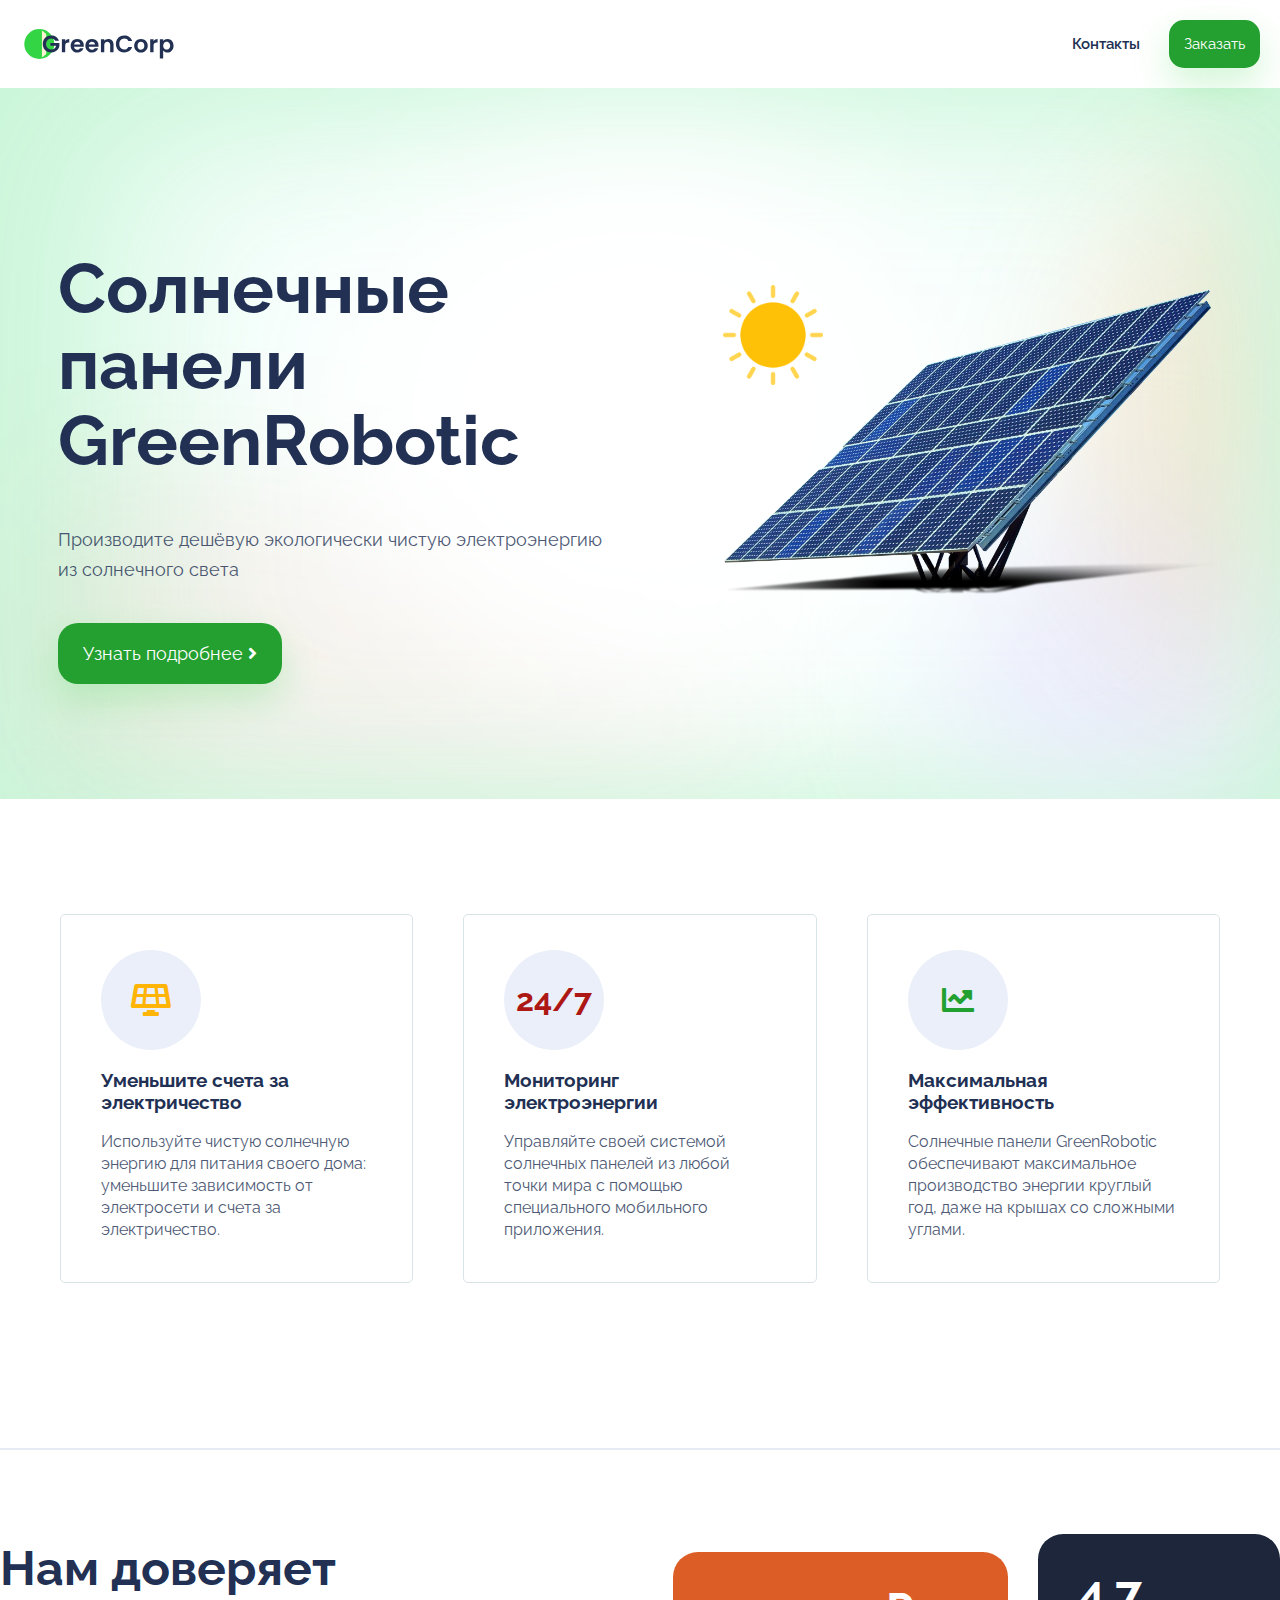
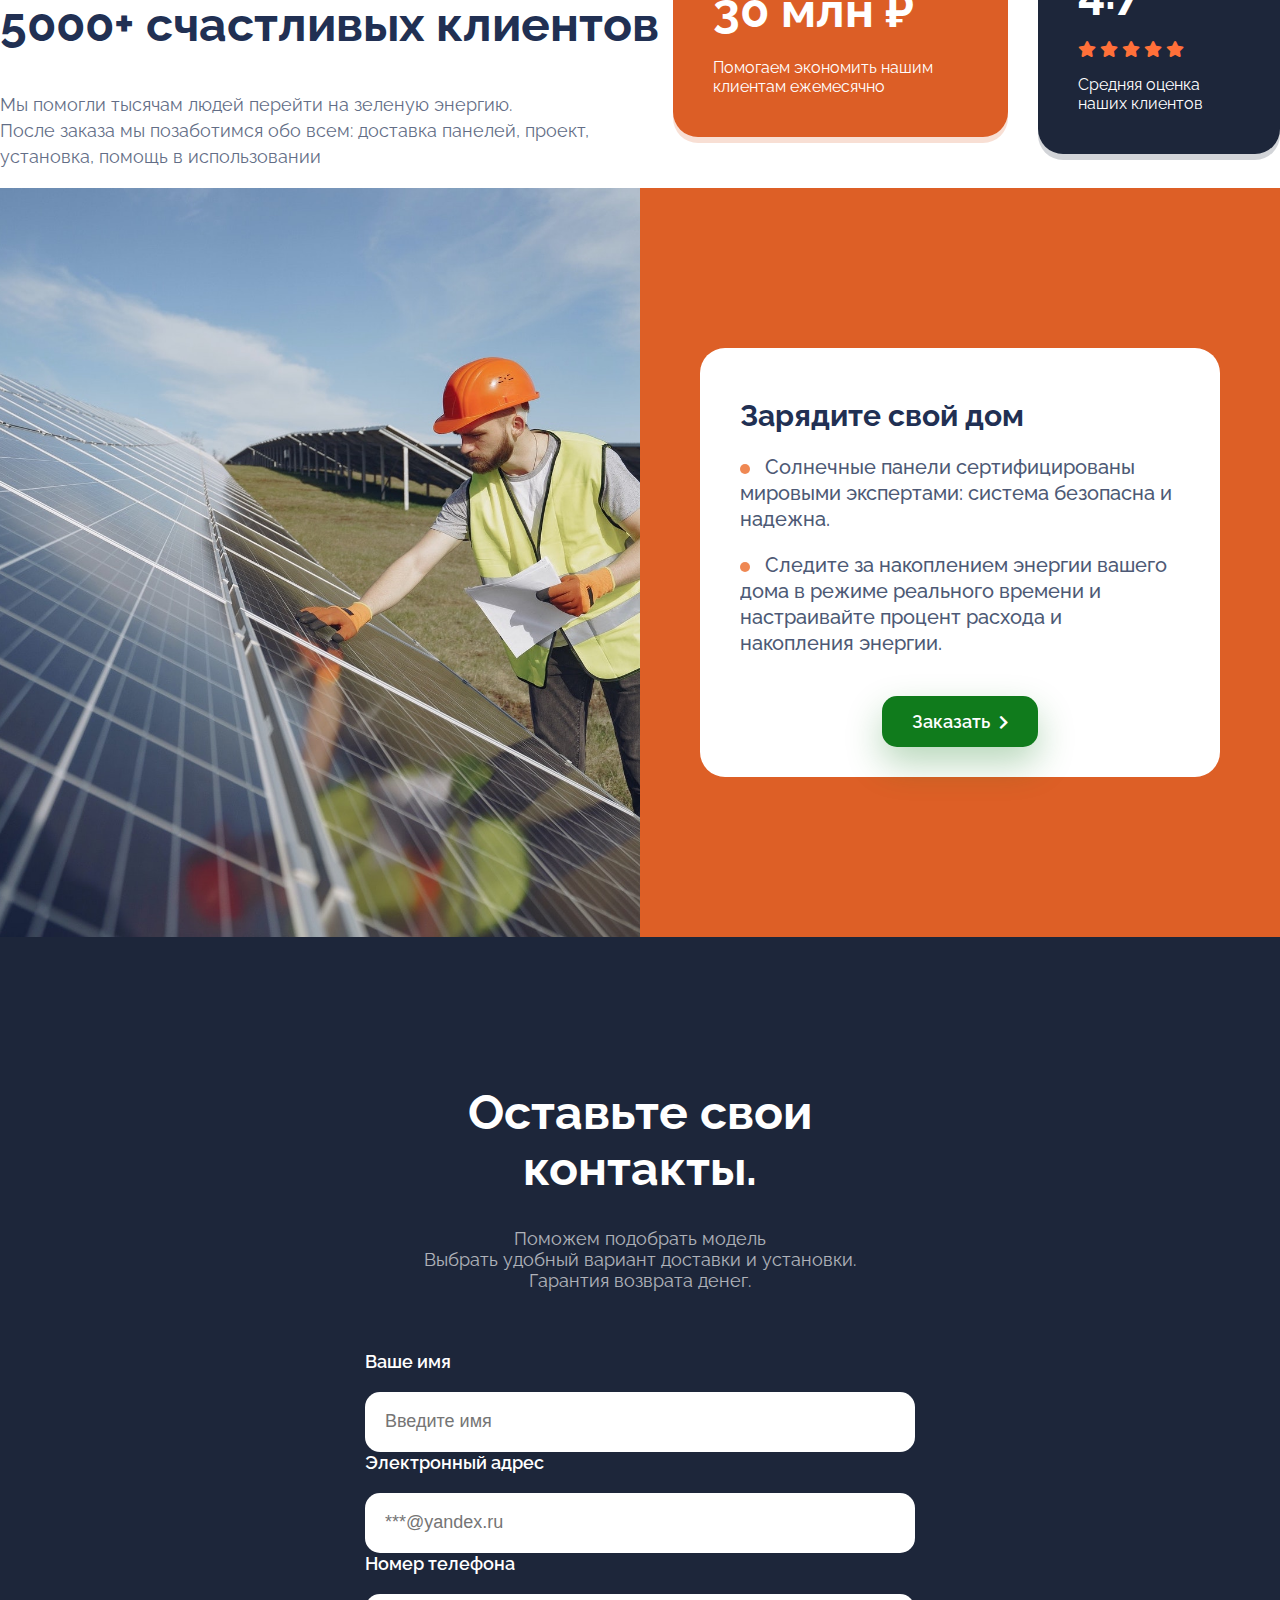
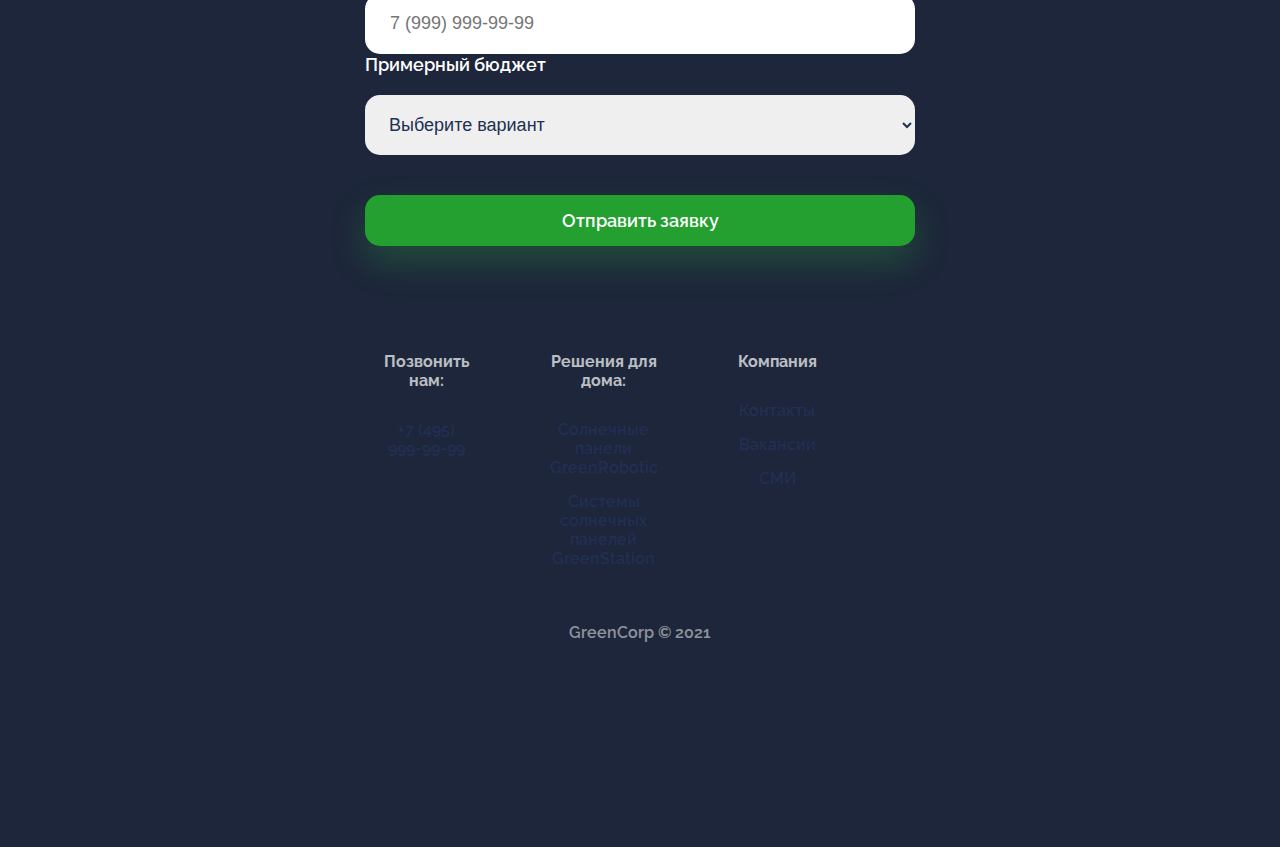
<file: index.html>
<!DOCTYPE html>
<html lang="ru">
<head>
  <title>Солнечные батареи GreenCorp</title>
  <link rel="stylesheet" href="main.css">
  <link href="https://fonts.googleapis.com/css2?family=Raleway:wght@100;300;400;500;600;700;800&display=swap" rel="stylesheet">
  <link rel="stylesheet" href="https://cdnjs.cloudflare.com/ajax/libs/font-awesome/5.15.4/css/all.min.css" 
integrity="sha512-1ycn6IcaQQ40/MKBW2W4Rhis/DbILU74C1vSrLJxCq57o941Ym01SwNsOMqvEBFlcgUa6xLiPY/NS5R+E6ztJQ==" crossorigin="anonymous" referrerpolicy="no-referrer">
<link rel="stylesheet" href="https://cdnjs.cloudflare.com/ajax/libs/animate.css/4.1.1/animate.min.css"/>
</head>
<body>
  <header>
    <img class="header__logo" src='img/logo.svg'>
    <div class="header__controls">
      <a href="#contacts">Контакты</a>
      <button>Заказать</button>
    </div>
  </header>
  <section class="about">
    <div class="about__info animate__animated animate__fadeInLeft animate__slow">
      <h1>Солнечные панели GreenRobotic</h1>
      <p>Производите дешёвую экологически чистую электроэнергию из солнечного света</p>
      <button>Узнать подробнее <i class="fas fa-angle-right"></i></button>
  </div>
  <div class="about__images animate__animated animate__fadeInRight animate__slow">
      <img class="about__sun-image" src="img/sun.png">
      <img class="about__image" src="img/solar-panel.png">
  </div>
 </section>
 <section class="features" id="features">
  <div class="cards">
    <div class="card">
      <div class="card__logo yellow">
        <i class="fas fa-solar-panel"></i>
      </div>
      <h3>Уменьшите счета за электричество</h3>
      <p>
          Используйте чистую солнечную энергию для питания своего дома: уменьшите зависимость от электросети и счета за электричество.
      </p>
    </div>
    <div class="card">
      <div class="card__logo red">
          24/7
      </div>
      <h3>Мониторинг электроэнергии</h3>
      <p>
          Управляйте своей системой солнечных панелей из любой точки мира с помощью специального мобильного приложения.
      </p>
    </div>
    <div class="card">
      <div class="card__logo green">
        <i class="fas fa-chart-line"></i>
      </div>
      <h3>Максимальная эффективность</h3>
      <p>
          Солнечные панели GreenRobotic обеспечивают максимальное производство энергии круглый год, даже на крышах со сложными углами.
      </p>
    </div>
  </div>
</section>
<div class="features__border"></div>
<div class="features__feedback">
  <div class="features__feedback-left">
    <h2>
       Нам доверяет
      <br>
       5000+ счастливых клиентов
    </h2>
    <p>
       Мы помогли тысячам людей перейти на зеленую энергию.
      <br>
       После заказа мы позаботимся обо всем: доставка панелей, проект, установка, помощь в использовании
    </p>
  </div>
  <div class="features__feedback-right">
    <div class="features__box features__savings-box">
      <h3>30 млн ₽</h3>
      <p>Помогаем экономить нашим клиентам ежемесячно</p>
    </div>
    <div class="features__box features__rate-box">
      <h3>4.7</h3>
      <p class="stars">
        <i class="fas fa-star"></i>
        <i class="fas fa-star"></i>
        <i class="fas fa-star"></i>
        <i class="fas fa-star"></i>
        <i class="fas fa-star"></i>
      </p>
      <p>
        Средняя оценка наших клиентов
      </p>
    </div>
  </div>
</div>
<section class="promo">
  <div class="promo__image"></div>
  <div class="promo__right">
    <div class="promo__text">
      <h2>Зарядите свой дом</h2>
      <p>
          Солнечные панели сертифицированы мировыми экспертами: система безопасна и надежна.
      </p>
      <p>
          Следите за накоплением энергии вашего дома в режиме реального времени и настраивайте процент расхода и накопления энергии.
      </p>
      <div class="promo__button-wrap">
        <button type="button">Заказать <i class="fas fa-chevron-right"></i></button>
      </div>
    </div>
  </div>
</section>
    <section class="form">
        <div class="form__container">
            <h1>Оставьте свои контакты.</h1>
            <p>Поможем подобрать модель<br>Выбрать удобный вариант доставки и установки.<br>Гарантия возврата денег.</p>
            <form>
                <div class="form__group">
                  <label for="name">Ваше имя</label>
                  <input type="text" placeholder="Введите имя" id="name">
                  <label for="name">Электронный адрес</label>
                  <input type="text" placeholder="***@yandex.ru" id="email">
                  <label for="name">Номер телефона</label>
                  <input type="number" placeholder=" 7 (999) 999-99-99" id="phone">
                  <label for="text">Примерный бюджет</label>
                    <select name="text"id="budget">
                      <option value="Выберите вариант">Выберите вариант</option>
                      <option value="10–30">10 000₽ – 30 000₽</option>
                      <option value="30-60">30 000₽ – 60 000₽</option>
                      <option value="60-100">60 000₽ – 100 000₽</option>
                      <option value="100+">100 000₽</option>
                    </select>
                      <button class="form__submit"   type="submit">Отправить заявку</button>
                </div>
            </form>
            <footer>
              <div class="footer__container">
                  <div class="footer__group">
                      <h3>Позвонить нам:</h3>
                      <div class="footer__links">
                          <a href="tel:74959999999">+7 (495) 999-99-99</a>
                      </div>
                  </div>
                  <div class="footer__group">
                      <h3>Решения для дома:</h3>
                      <div class="footer__links">
                          <a href="#">Солнечные панели GreenRobotic</a>
                          <a href="#">Системы солнечных панелей GreenStation</a>
                      </div>
                  </div>
                  <div class="footer__group">
                      <h3>Компания</h3>
            
                      <div class="footer__links">
                          <a href="#">Контакты</a>
                          <a href="#">Вакансии</a>
                          <a href="#">СМИ</a>
                      </div>
                  </div>
              </div>
            <div class="footer__copy">
                  GreenCorp © 2021
              </div>
           </footer>
        </div>
</file>
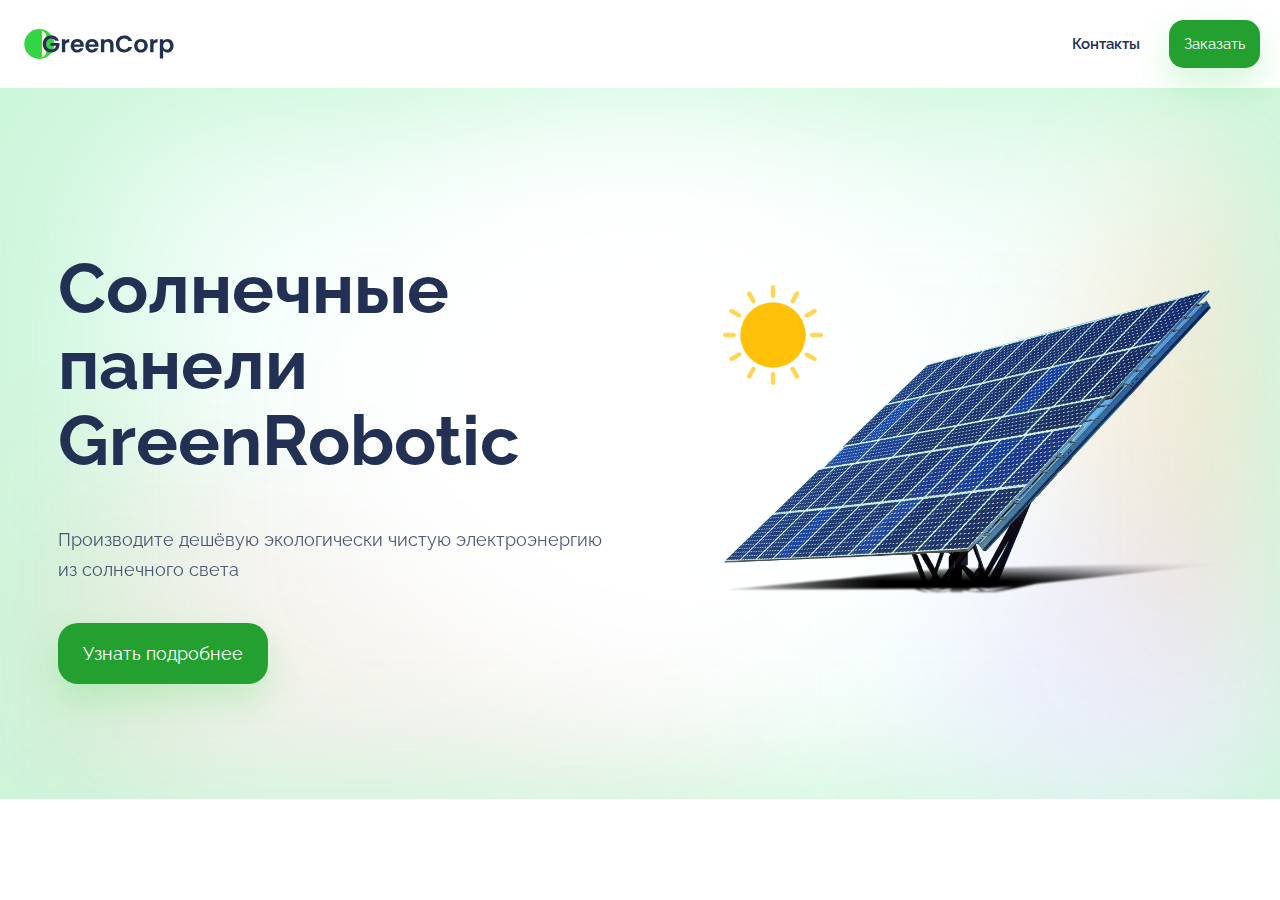
<file: 123.html>
<!DOCTYPE html>
<html lang="ru">
<head>
  <title>Солнечные батареи GreenCorp</title>
  <link rel="stylesheet" href="main.css">
  <link href="https://fonts.googleapis.com/css2?family=Raleway:wght@100;300;400;500;600;700;800&display=swap" rel="stylesheet">
</head>
<body>
  <header>
    <img class="header__logo" src='img/logo.svg'>
    <div class="header__controls">
      <a href="#contacts">Контакты</a>
      <button>Заказать</button>
    </div>
  </header>
  <section class="about">
    <div class="about__info">
      <h1>Солнечные панели GreenRobotic</h1>
      <p>Производите дешёвую экологически чистую электроэнергию из солнечного света</p>
      <button>Узнать подробнее</button>
    </div>
    <div class="about__images">
      <img class="about__sun-image" src="/img/sun.png">
      <img class="about__image" src="img/solar-panel.png">
    </div>
</file>
<file: main.css>
body {
    font-family: 'Raleway', sans-serif;
    color: #213053;
    margin: 0;
  }
   header {
    position: sticky;
    z-index: 1;
    top: 0;
    background-color: #fff;
    display: flex;
    justify-content: space-between;
    align-items: center;
    padding: 20px;
  }
   .header__logo {
    height: 30px;
  }
  button {
    font-family: 'Raleway', sans-serif;
    font-size: 15px;
    color: #fff;
    background-color: #23a030;
    border: none;
    border-radius: 15px;
    cursor: pointer;
    box-shadow: 0 16px 36px rgb(52 213 68 / 22%);
    padding: 15px;
  }
  a {
    text-decoration: none;
    color: #213053;
  }
    header a {
    font-size: 15px;
    font-weight: 600;
    margin-right: 25px;
  }
  .about__image {
    width: 500px;
  }
   .about__sun-image {
    position: absolute;
    animation-duration: 10s;
    animation-name: rotation;
    animation-timing-function: linear;
    animation-iteration-count: infinite;
    width: 100px;
    height: 100px;
  }
  .about {
    display: flex;
    align-items: center;
    justify-content: space-around;
    padding-bottom: 115px;
    padding-top: 115px;
    background: url('img/back.png') no-repeat;
    background-position: center;
    background-size: cover;
  }
  .about h1 {
    font-size: 70px;
    line-height: 76px;
  }
   .about p {
    font-size: 18px;
    line-height: 30px;
    opacity: 0.8;
  }
   .about button {
    font-size: 18px;
    padding: 20px 25px;
    border-radius: 20px;
    margin-top: 20px;
  }
  .about__info {
    max-width: 550px;
  }
.form__container {
    width: 550px;
   }
.form{
    display: flex;
    justify-content: center;
    align-items: center;
    background-color: #1D263A;
    color: #fff;
    padding-top: 115px;
    padding-bottom: 115px;
    text-align: center;
}
.form h1{
    font-size:  48px;
}
.form p{
    font-size:  18px;
    opacity: 0.65;
}
.form__group{
    display: flex;
    flex-direction: column;
    text-align: left;
}
.form form {
    margin-top: 60px;
    display: grid;
    grid-gap: 20px;
 }
.form label{
    font-size: 18px;
    font-weight: 600;
    margin-bottom: 20px;
}
.form input, .form select {
    border: none;
    border-radius: 15px;
    padding: 0 20px;
    outline: none;
    font-size: 18px;
    color: #213053;
    height: 60px;
 }
.form__submit{
    font-size: 18px;
    font-weight: 600;
    margin-top: 40px;
}
button:hover {
    background-color: #f6980c;
    box-shadow: 0 16px 36px rgba(246 152 12 / 20%);
    transition: background-color 0.3s ease-in;
 }
 footer {
    padding: 90px 20px;
    font-size: 16px;  
    font-weight: 600;
 }
  .footer__container {
    display: flex;
    justify-content: center;
 }
  .footer__copy {
    text-align: center;
    opacity: 0.5;
    margin-top: 40px;
 }
 .footer__group {
    margin-right: 80px;
 }
  footer h3 {
    opacity: 0.7;
    font-size: 16px;
    margin-bottom: 30px;
 }
  .footer__links {
    display: flex;
    flex-direction: column;
 }
  .footer__links a {
    margin-bottom: 15px;
 }
 @keyframes rotation{
    0%{
      transform: rotate(0deg);
    }
    100%{
      transform: rotate(360deg);
    }
}
    @media (max-width: 1024px) {
      
        .about {
          padding: 115px 20px;}
    
      .about h1 {
          font-size: 36px;
          line-height: 40px;
      }
    
      .about__image {
          width: 280px;
      }
    
      .about__sun-image {
          width: 75px;
          height: 75px;
      }
   }

   @media (max-width: 720px) {
      header {
          padding: 10px;
      }
    
      .header__logo {
          height: 20px;
      }
    
      header a {
          margin-right: 10px;
      }
    
      .about {
          flex-direction: column-reverse;
          padding: 50px 10px;
      }
    
      .about h1 {
          font-size: 36px;
          line-height: 40px;
      }
    
      .about__image {
          width: 280px;
      }
    
      .about__sun-image {
          width: 75px;
          height: 75px;
      }
    
      .form {
          padding: 50px 10px;
      }
    
      .form h1 {
          font-size: 36px;
      }
    
      footer {
          padding: 50px 10px;
      }
    
      .footer__container {
          flex-direction: column;
      }
   }
   .features {
    background-color: #fff;
    padding: 115px 60px; 
  }
  
  @media (max-width: 720px) {
    .features {
      padding: 50px 10px;
    }
  }
  .cards {
    display: grid;
    grid-gap: 50px;
    grid-template-columns: 1fr 1fr 1fr;
  }
  
  .card {
    padding: 35px 40px 25px 40px;
    background: #FFFFFF;
    border: 1px solid #D9E4E6;
    border-radius: 5px;
  }
  
  .card p {
    opacity: 0.8;
    font-size: 16px;
    line-height: 22px;
  }
  
  .card__logo {
    font-weight: 700;
    font-size: 32px;
    background: #eaeff9;
    border-radius: 50%;
    height: 100px;
    width: 100px;
    display: flex;
    justify-content: center;
    align-items: center;
  }
  
  .card__logo.yellow {
    color: #ffb406;
  }
  
  .card__logo.red {
    color: #ad1714;
  }
  
  .card__logo.green {
    color: #22a030;
  }
  
  @media (max-width: 720px) {
    .cards {
      grid-template-columns: auto;
    }
  }
  .features__border {
    width: 100%;
    border: 1px solid #E6EAF4;
    margin-top: 50px;
    margin-bottom: 50px;
  }
  .features__feedback {
    display: flex;
  }
  
  .features__feedback-left {
    margin-right: 10px;
  }
  
  .features__feedback-left h2 {
    font-size: 48px;
  }
  
  .features__feedback-left p {
    font-size: 18px;
    opacity: 0.7;
    line-height: 26px;
  }
  
  .features__feedback-right {
    display: flex;
    align-items: center;
  }
  
  .features__box {
    border-radius: 25px;
    padding: 30px 40px 25px 40px;
    color: white;
  }
  
  .features__box h3 {
    font-size: 48px;
    margin-top: 0;
    margin-bottom: 20px;
  }
  
  .features__savings-box {
    background-color: #dc5e26;
    box-shadow: 0 6px 0 rgb(221 95 38 / 20%);
    margin-right: 30px;
  }
  
  .features__rate-box {
    background-color: #1D263A;
    box-shadow: 0 6px 0 rgb(29 38 58 / 20%);
  }
  
  .stars {
    color: #ff7039;
  }
  
  @media (max-width: 720px) {
    .features__feedback {
      flex-direction: column;
    }
  
    .features__feedback-left {
      margin-right: 0;
    }
    
    .features__feedback-left h2, .features__box h3 {
      font-size: 36px;
    }
  
    .features__feedback-right {
      flex-direction: column;
      align-items: initial;
    }
  
    .features__savings-box {
      margin-right: 0;
      margin-bottom: 30px;
    }
   }
   .promo {
    display: flex;
  }
  
  .promo__image {
    background-image: url(img/promo.jpg);
    width: 50%;
    flex-shrink: 0;
    background-size: cover;
    background-position: center;
  }
  
  .promo__right {
    background: #dd5f26;
    padding: 160px 60px;
  }
  
  @media (max-width: 720px) {
    .promo {
      flex-direction: column-reverse;
    }
  
    .promo__right {
      padding: 50px 10px;
    }
  
    .promo__image {
      width: 100%;
      height: 500px;
    }
  }
  .promo__text {
    background-color: white;
    padding: 30px 40px;
    border-radius: 25px;
    font-size: 20px;
    font-weight: 500;
    line-height: 26px;
  }
  
  .promo__text p::before {
    content: '';
    display: inline-block;
    width: 10px;
    height: 10px;
    border-radius: 50%;
    background-color: #ec6b29;
    margin-right: 10px;
  }
  
  .promo__text p {
    opacity: 0.8;
  }
  
  .promo__text button {
    background-color: #107b1c;
    margin-top: 20px;
    font-weight: 600;
    font-size: 18px;
    box-shadow: 0 16px 36px rgb(16 122 28 / 30%);
    padding: 15px 30px;
  }
  
  .promo__button-wrap {
    display: flex;
    justify-content: center;
  }
  
  .promo__text button i {
    font-size: 15px;
    margin-left: 5px;
  }
</file>
